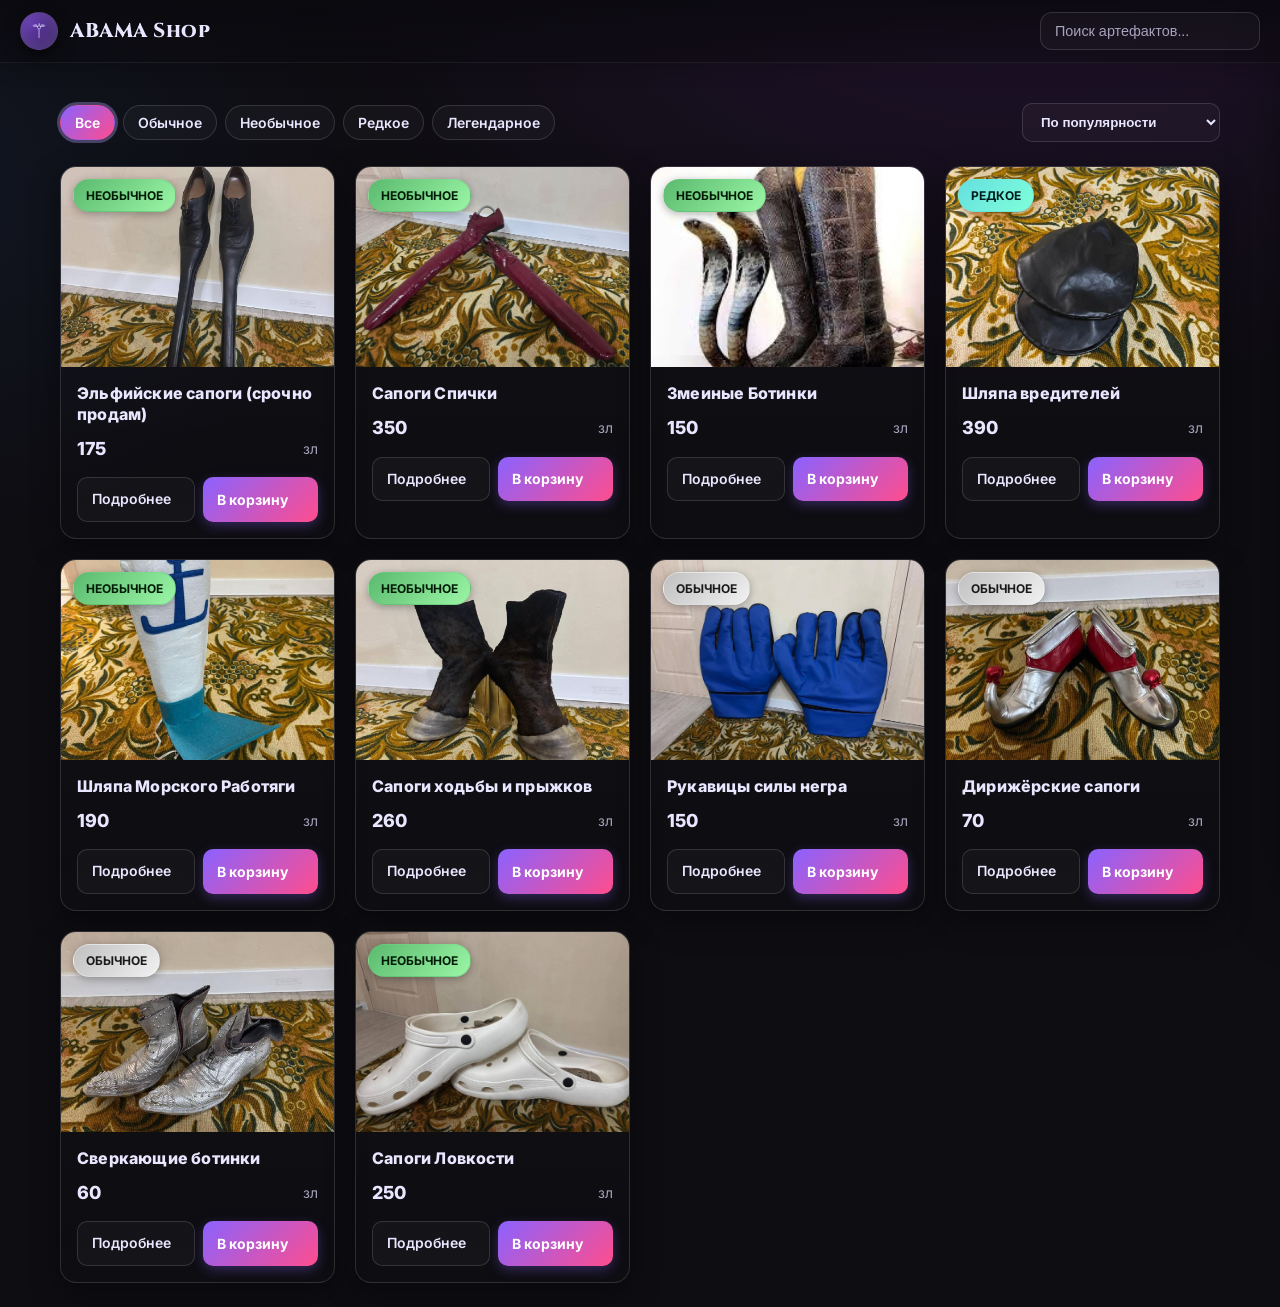
<file: index.html>
<!DOCTYPE html>
<html lang="en">
<head>
    <meta charset="UTF-8">
    <meta name="viewport" content="width=device-width, initial-scale=1.0">
    <title>DnD Arcana Shop</title>
    <link rel="preconnect" href="https://fonts.googleapis.com">
    <link rel="preconnect" href="https://fonts.gstatic.com" crossorigin>
    <link href="https://fonts.googleapis.com/css2?family=Cinzel:wght@400;600;800&family=Inter:wght@400;600;800&display=swap" rel="stylesheet">
    <link rel="stylesheet" href="src/styles/style.css">
</head>
<body>
    <header class="site-header">
        <div class="branding">
            <div class="sigil" aria-hidden="true">⚚</div>
            <h1>ABAMA Shop</h1>
        </div>
        <div class="header-actions">
            <div class="search">
                <input id="searchInput" type="search" placeholder="Поиск артефактов..." aria-label="Поиск">
            </div>
<!--            <button id="cartButton" class="cart-btn" aria-label="Открыть корзину">-->
<!--                <span class="cart-icon">🛒</span>-->
<!--                <span id="cartCount" class="cart-count">0</span>-->
<!--            </button>-->
        </div>
    </header>

    <main class="container">
        <div class="filters">
            <div id="rarityChips" class="chips" role="radiogroup" aria-label="Фильтр по редкости">
                <button class="chip is-active" data-rarity="all" role="radio" aria-checked="true">Все</button>
                <button class="chip" data-rarity="common" role="radio" aria-checked="false">Обычное</button>
                <button class="chip" data-rarity="uncommon" role="radio" aria-checked="false">Необычное</button>
                <button class="chip" data-rarity="rare" role="radio" aria-checked="false">Редкое</button>
                <button class="chip" data-rarity="legendary" role="radio" aria-checked="false">Легендарное</button>
            </div>
            <div class="sort">
                <select id="sortSelect" aria-label="Сортировка">
                    <option value="popular">По популярности</option>
                    <option value="priceAsc">Цена: по возрастанию</option>
                    <option value="priceDesc">Цена: по убыванию</option>
                    <option value="nameAsc">Название: А-Я</option>
                    <option value="nameDesc">Название: Я-А</option>
                </select>
            </div>
        </div>
        <section id="productGrid" class="grid" aria-label="Список товаров"></section>
    </main>

    <aside id="cartDrawer" class="cart-drawer" aria-hidden="true" role="dialog" aria-label="Корзина покупок">
        <div class="cart-header">
            <h2>Корзина</h2>
            <button id="closeCart" class="ghost-btn" aria-label="Закрыть корзину">✕</button>
        </div>
        <div id="cartItems" class="cart-items"></div>
        <div class="cart-footer">
            <div class="total">
                <span>Итого:</span>
                <strong id="cartTotal">0</strong>
                <span class="currency">зл</span>
            </div>
            <button id="checkoutBtn" class="primary-btn">Оформить заказ</button>
        </div>
    </aside>

    <div id="toast" class="toast" role="status" aria-live="polite"></div>
    <canvas id="fxCanvas" class="fx-canvas" aria-hidden="true"></canvas>

    <script src="src/js/data.js"></script>
    <script src="src/js/app.js"></script>
</body>
</html>
</file>
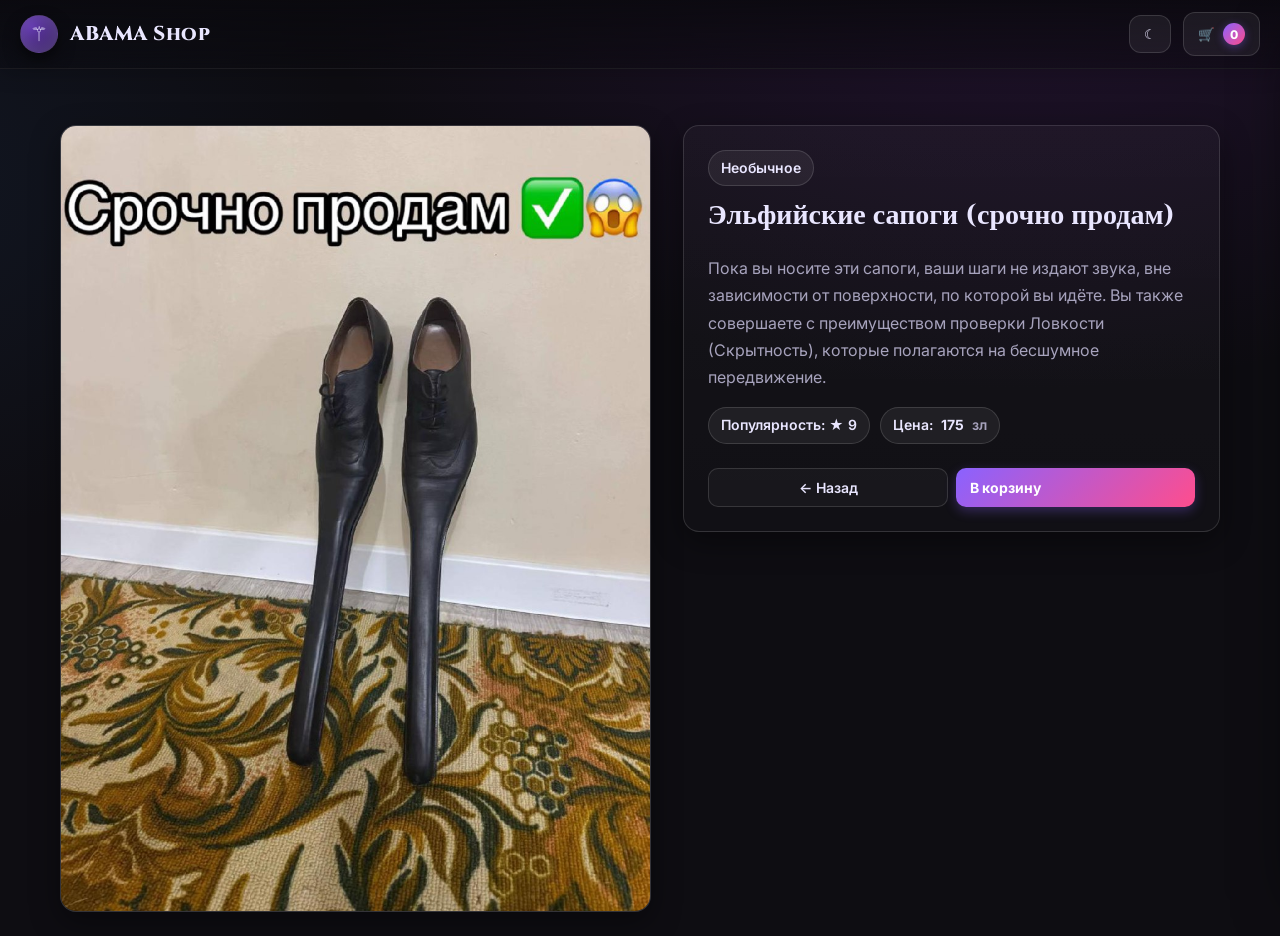
<file: product-1.html>
<!DOCTYPE html>
<html lang="ru">
<head>
    <meta charset="UTF-8">
    <meta name="viewport" content="width=device-width, initial-scale=1.0">
    <title>Arcana Emporium — Товар #1</title>
    <link rel="preconnect" href="https://fonts.googleapis.com">
    <link rel="preconnect" href="https://fonts.gstatic.com" crossorigin>
    <link href="https://fonts.googleapis.com/css2?family=Cinzel:wght@400;600;800&family=Inter:wght@400;600;800&display=swap" rel="stylesheet">
    <link rel="stylesheet" href="src/styles/style.css">
</head>
<body>
    <header class="site-header">
        <div class="branding">
            <div class="sigil" aria-hidden="true">⚚</div>
            <h1><a href="index.html">ABAMA Shop</a></h1>
        </div>
        <div class="header-actions">
            <button id="toggleTheme" class="ghost-btn" aria-label="Сменить тему">☾</button>
            <button id="cartButton" class="cart-btn" aria-label="Открыть корзину">
                <span class="cart-icon">🛒</span>
                <span id="cartCount" class="cart-count">0</span>
            </button>
        </div>
    </header>

    <main class="container"></main>

    <aside id="cartDrawer" class="cart-drawer" aria-hidden="true">
        <div class="cart-header">
            <h2>Корзина</h2>
            <button id="closeCart" class="ghost-btn" aria-label="Закрыть корзину">✕</button>
        </div>
        <div id="cartItems" class="cart-items"></div>
        <div class="cart-footer">
            <div class="total">
                <span>Итого:</span>
                <strong id="cartTotal">0</strong>
                <span class="currency">зл</span>
            </div>
            <button id="checkoutBtn" class="primary-btn">Оформить</button>
        </div>
    </aside>

    <div id="toast" class="toast" role="status" aria-live="polite"></div>
    <canvas id="fxCanvas" class="fx-canvas" aria-hidden="true"></canvas>

    <script>window.PRODUCT_ID = 1;</script>
    <script src="src/js/data.js"></script>
    <script src="src/js/app.js"></script>
</body>
</html>
</file>
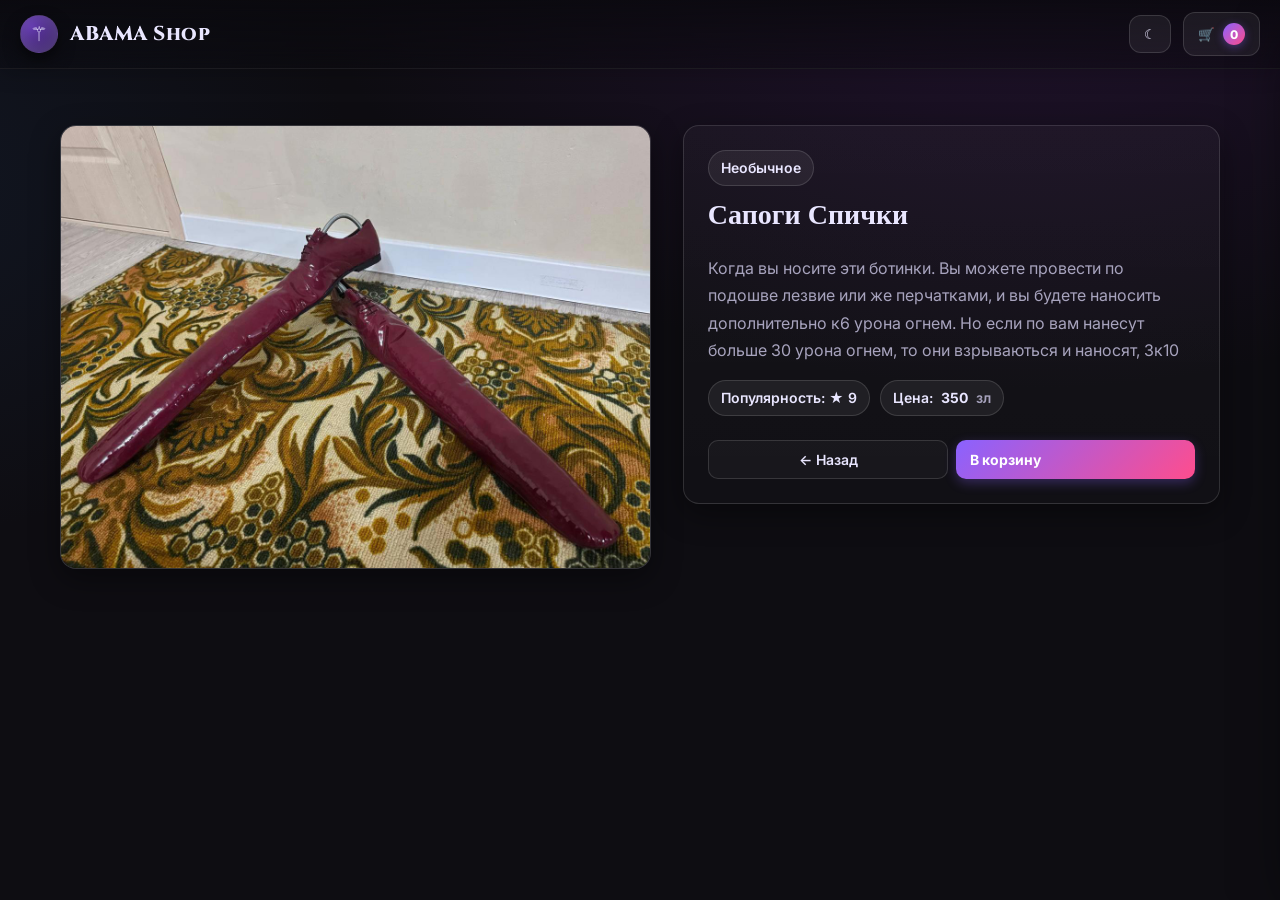
<file: product-10.html>
<!DOCTYPE html>
<html lang="ru">
<head>
    <meta charset="UTF-8">
    <meta name="viewport" content="width=device-width, initial-scale=1.0">
    <title>Arcana Emporium — Товар #10</title>
    <link rel="preconnect" href="https://fonts.googleapis.com">
    <link rel="preconnect" href="https://fonts.gstatic.com" crossorigin>
    <link href="https://fonts.googleapis.com/css2?family=Cinzel:wght@400;600;800&family=Inter:wght@400;600;800&display=swap" rel="stylesheet">
    <link rel="stylesheet" href="src/styles/style.css">
</head>
<body>
    <header class="site-header">
        <div class="branding">
            <div class="sigil" aria-hidden="true">⚚</div>
            <h1><a href="index.html">ABAMA Shop</a></h1>
        </div>
        <div class="header-actions">
            <button id="toggleTheme" class="ghost-btn" aria-label="Сменить тему">☾</button>
            <button id="cartButton" class="cart-btn" aria-label="Открыть корзину">
                <span class="cart-icon">🛒</span>
                <span id="cartCount" class="cart-count">0</span>
            </button>
        </div>
    </header>
    <main class="container"></main>
    <aside id="cartDrawer" class="cart-drawer" aria-hidden="true">
        <div class="cart-header">
            <h2>Корзина</h2>
            <button id="closeCart" class="ghost-btn" aria-label="Закрыть корзину">✕</button>
        </div>
        <div id="cartItems" class="cart-items"></div>
        <div class="cart-footer">
            <div class="total">
                <span>Итого:</span>
                <strong id="cartTotal">0</strong>
                <span class="currency">зл</span>
            </div>
            <button id="checkoutBtn" class="primary-btn">Оформить</button>
        </div>
    </aside>
    <div id="toast" class="toast" role="status" aria-live="polite"></div>
    <canvas id="fxCanvas" class="fx-canvas" aria-hidden="true"></canvas>
    <script>window.PRODUCT_ID = 10;</script>
    <script src="src/js/data.js"></script>
    <script src="src/js/app.js"></script>
</body>
</html>
</file>
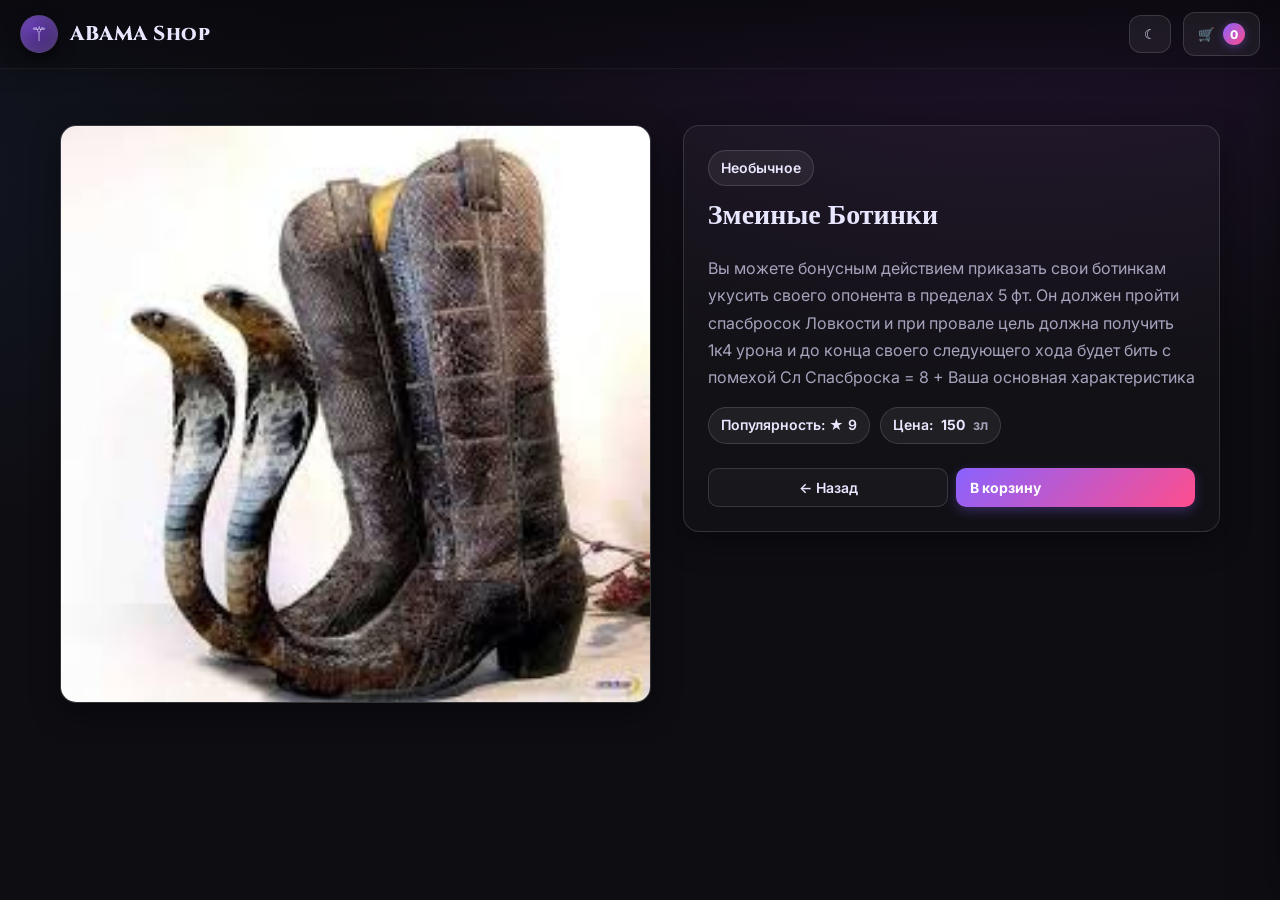
<file: product-11.html>
<!DOCTYPE html>
<html lang="ru">
<head>
    <meta charset="UTF-8">
    <meta name="viewport" content="width=device-width, initial-scale=1.0">
    <title>Arcana Emporium — Товар #10</title>
    <link rel="preconnect" href="https://fonts.googleapis.com">
    <link rel="preconnect" href="https://fonts.gstatic.com" crossorigin>
    <link href="https://fonts.googleapis.com/css2?family=Cinzel:wght@400;600;800&family=Inter:wght@400;600;800&display=swap" rel="stylesheet">
    <link rel="stylesheet" href="src/styles/style.css">
</head>
<body>
    <header class="site-header">
        <div class="branding">
            <div class="sigil" aria-hidden="true">⚚</div>
            <h1><a href="index.html">ABAMA Shop</a></h1>
        </div>
        <div class="header-actions">
            <button id="toggleTheme" class="ghost-btn" aria-label="Сменить тему">☾</button>
            <button id="cartButton" class="cart-btn" aria-label="Открыть корзину">
                <span class="cart-icon">🛒</span>
                <span id="cartCount" class="cart-count">0</span>
            </button>
        </div>
    </header>
    <main class="container"></main>
    <aside id="cartDrawer" class="cart-drawer" aria-hidden="true">
        <div class="cart-header">
            <h2>Корзина</h2>
            <button id="closeCart" class="ghost-btn" aria-label="Закрыть корзину">✕</button>
        </div>
        <div id="cartItems" class="cart-items"></div>
        <div class="cart-footer">
            <div class="total">
                <span>Итого:</span>
                <strong id="cartTotal">0</strong>
                <span class="currency">зл</span>
            </div>
            <button id="checkoutBtn" class="primary-btn">Оформить</button>
        </div>
    </aside>
    <div id="toast" class="toast" role="status" aria-live="polite"></div>
    <canvas id="fxCanvas" class="fx-canvas" aria-hidden="true"></canvas>
    <script>window.PRODUCT_ID = 11;</script>
    <script src="src/js/data.js"></script>
    <script src="src/js/app.js"></script>
</body>
</html>
</file>
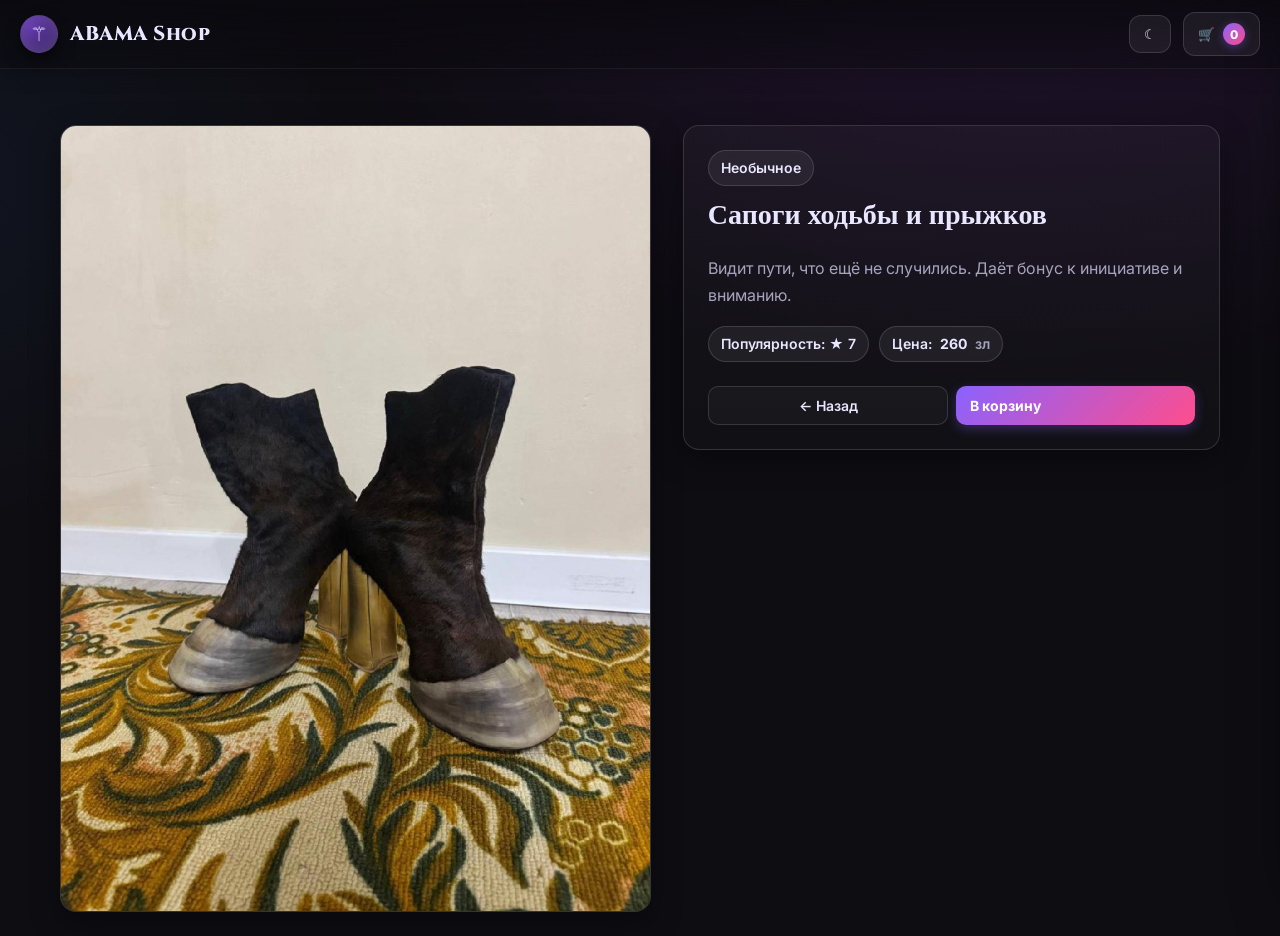
<file: product-2.html>
<!DOCTYPE html>
<html lang="ru">
<head>
    <meta charset="UTF-8">
    <meta name="viewport" content="width=device-width, initial-scale=1.0">
    <title>Arcana Emporium — Товар #2</title>
    <link rel="preconnect" href="https://fonts.googleapis.com">
    <link rel="preconnect" href="https://fonts.gstatic.com" crossorigin>
    <link href="https://fonts.googleapis.com/css2?family=Cinzel:wght@400;600;800&family=Inter:wght@400;600;800&display=swap" rel="stylesheet">
    <link rel="stylesheet" href="src/styles/style.css">
</head>
<body>
    <header class="site-header">
        <div class="branding">
            <div class="sigil" aria-hidden="true">⚚</div>
            <h1><a href="index.html">ABAMA Shop</a></h1>
        </div>
        <div class="header-actions">
            <button id="toggleTheme" class="ghost-btn" aria-label="Сменить тему">☾</button>
            <button id="cartButton" class="cart-btn" aria-label="Открыть корзину">
                <span class="cart-icon">🛒</span>
                <span id="cartCount" class="cart-count">0</span>
            </button>
        </div>
    </header>
    <main class="container"></main>
    <aside id="cartDrawer" class="cart-drawer" aria-hidden="true">
        <div class="cart-header">
            <h2>Корзина</h2>
            <button id="closeCart" class="ghost-btn" aria-label="Закрыть корзину">✕</button>
        </div>
        <div id="cartItems" class="cart-items"></div>
        <div class="cart-footer">
            <div class="total">
                <span>Итого:</span>
                <strong id="cartTotal">0</strong>
                <span class="currency">зл</span>
            </div>
            <button id="checkoutBtn" class="primary-btn">Оформить</button>
        </div>
    </aside>
    <div id="toast" class="toast" role="status" aria-live="polite"></div>
    <canvas id="fxCanvas" class="fx-canvas" aria-hidden="true"></canvas>
    <script>window.PRODUCT_ID = 2;</script>
    <script src="src/js/data.js"></script>
    <script src="src/js/app.js"></script>
</body>
</html>
</file>
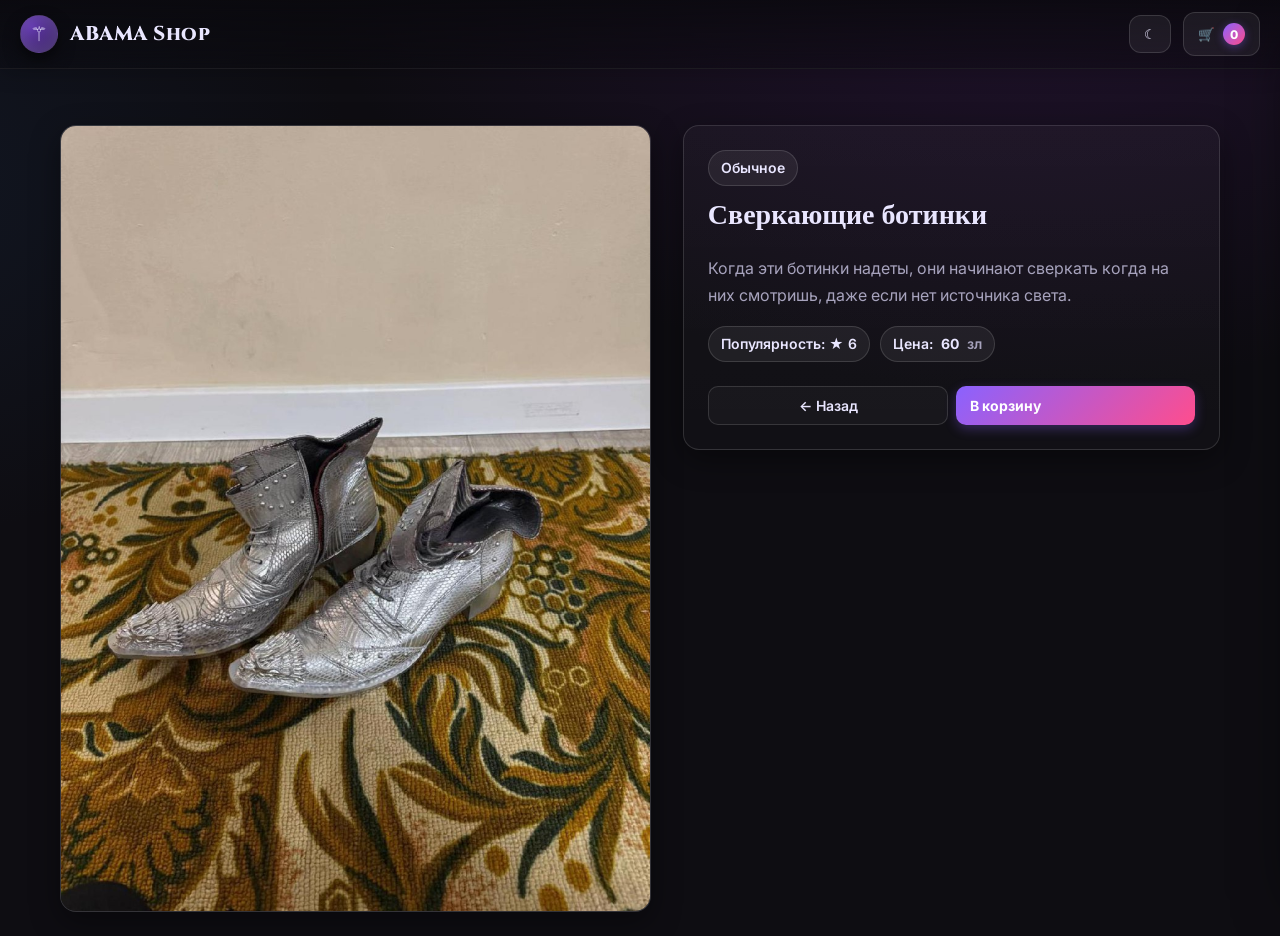
<file: product-3.html>
<!DOCTYPE html>
<html lang="ru">
<head>
    <meta charset="UTF-8">
    <meta name="viewport" content="width=device-width, initial-scale=1.0">
    <title>Arcana Emporium — Товар #3</title>
    <link rel="preconnect" href="https://fonts.googleapis.com">
    <link rel="preconnect" href="https://fonts.gstatic.com" crossorigin>
    <link href="https://fonts.googleapis.com/css2?family=Cinzel:wght@400;600;800&family=Inter:wght@400;600;800&display=swap" rel="stylesheet">
    <link rel="stylesheet" href="src/styles/style.css">
</head>
<body>
    <header class="site-header">
        <div class="branding">
            <div class="sigil" aria-hidden="true">⚚</div>
            <h1><a href="index.html">ABAMA Shop</a></h1>
        </div>
        <div class="header-actions">
            <button id="toggleTheme" class="ghost-btn" aria-label="Сменить тему">☾</button>
            <button id="cartButton" class="cart-btn" aria-label="Открыть корзину">
                <span class="cart-icon">🛒</span>
                <span id="cartCount" class="cart-count">0</span>
            </button>
        </div>
    </header>
    <main class="container"></main>
    <aside id="cartDrawer" class="cart-drawer" aria-hidden="true">
        <div class="cart-header">
            <h2>Корзина</h2>
            <button id="closeCart" class="ghost-btn" aria-label="Закрыть корзину">✕</button>
        </div>
        <div id="cartItems" class="cart-items"></div>
        <div class="cart-footer">
            <div class="total">
                <span>Итого:</span>
                <strong id="cartTotal">0</strong>
                <span class="currency">зл</span>
            </div>
            <button id="checkoutBtn" class="primary-btn">Оформить</button>
        </div>
    </aside>
    <div id="toast" class="toast" role="status" aria-live="polite"></div>
    <canvas id="fxCanvas" class="fx-canvas" aria-hidden="true"></canvas>
    <script>window.PRODUCT_ID = 3;</script>
    <script src="src/js/data.js"></script>
    <script src="src/js/app.js"></script>
</body>
</html>
</file>
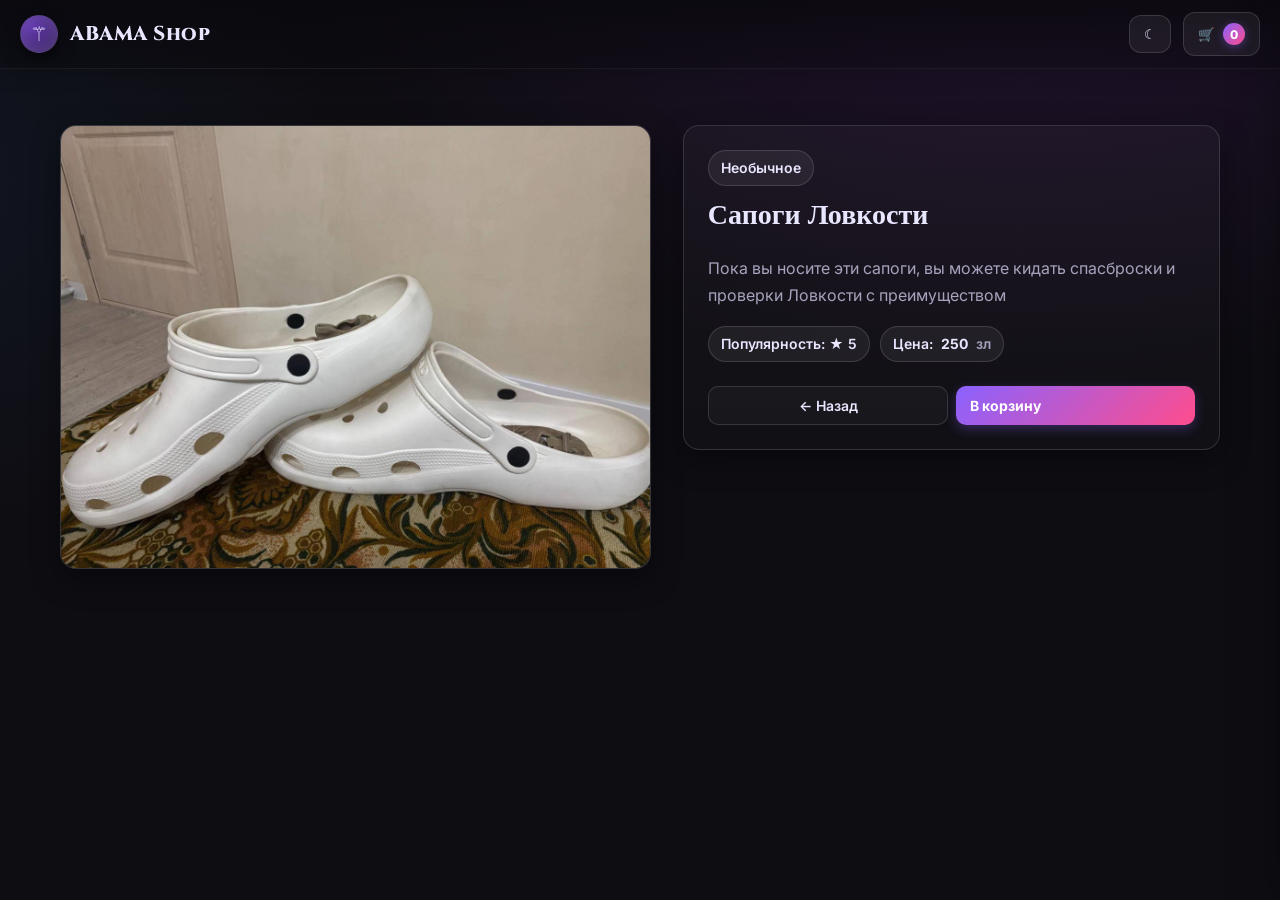
<file: product-4.html>
<!DOCTYPE html>
<html lang="ru">
<head>
    <meta charset="UTF-8">
    <meta name="viewport" content="width=device-width, initial-scale=1.0">
    <title>Arcana Emporium — Товар #4</title>
    <link rel="preconnect" href="https://fonts.googleapis.com">
    <link rel="preconnect" href="https://fonts.gstatic.com" crossorigin>
    <link href="https://fonts.googleapis.com/css2?family=Cinzel:wght@400;600;800&family=Inter:wght@400;600;800&display=swap" rel="stylesheet">
    <link rel="stylesheet" href="src/styles/style.css">
</head>
<body>
    <header class="site-header">
        <div class="branding">
            <div class="sigil" aria-hidden="true">⚚</div>
            <h1><a href="index.html">ABAMA Shop</a></h1>
        </div>
        <div class="header-actions">
            <button id="toggleTheme" class="ghost-btn" aria-label="Сменить тему">☾</button>
            <button id="cartButton" class="cart-btn" aria-label="Открыть корзину">
                <span class="cart-icon">🛒</span>
                <span id="cartCount" class="cart-count">0</span>
            </button>
        </div>
    </header>
    <main class="container"></main>
    <aside id="cartDrawer" class="cart-drawer" aria-hidden="true">
        <div class="cart-header">
            <h2>Корзина</h2>
            <button id="closeCart" class="ghost-btn" aria-label="Закрыть корзину">✕</button>
        </div>
        <div id="cartItems" class="cart-items"></div>
        <div class="cart-footer">
            <div class="total">
                <span>Итого:</span>
                <strong id="cartTotal">0</strong>
                <span class="currency">зл</span>
            </div>
            <button id="checkoutBtn" class="primary-btn">Оформить</button>
        </div>
    </aside>
    <div id="toast" class="toast" role="status" aria-live="polite"></div>
    <canvas id="fxCanvas" class="fx-canvas" aria-hidden="true"></canvas>
    <script>window.PRODUCT_ID = 4;</script>
    <script src="src/js/data.js"></script>
    <script src="src/js/app.js"></script>
</body>
</html>
</file>
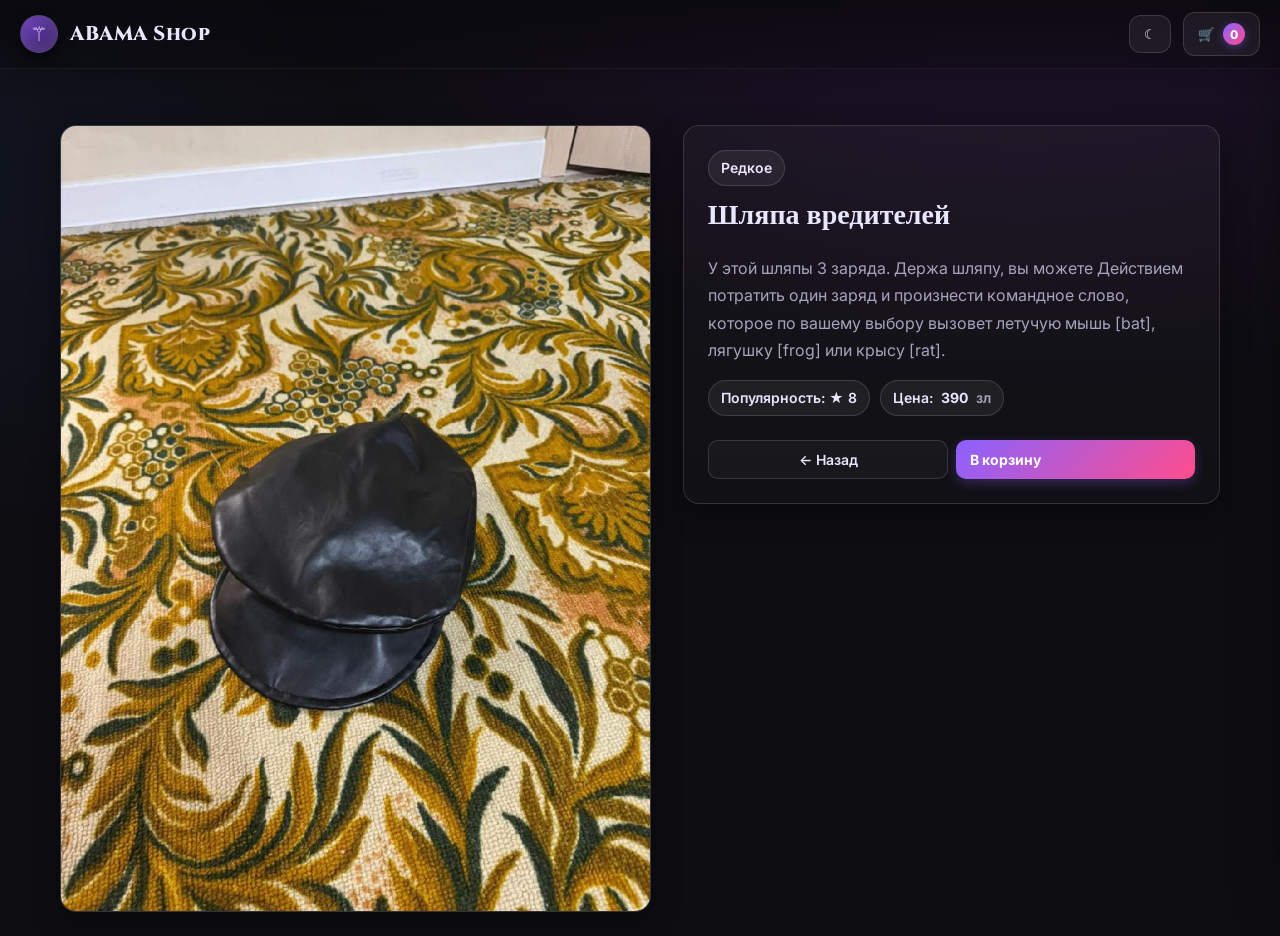
<file: product-5.html>
<!DOCTYPE html>
<html lang="ru">
<head>
    <meta charset="UTF-8">
    <meta name="viewport" content="width=device-width, initial-scale=1.0">
    <title>Arcana Emporium — Товар #5</title>
    <link rel="preconnect" href="https://fonts.googleapis.com">
    <link rel="preconnect" href="https://fonts.gstatic.com" crossorigin>
    <link href="https://fonts.googleapis.com/css2?family=Cinzel:wght@400;600;800&family=Inter:wght@400;600;800&display=swap" rel="stylesheet">
    <link rel="stylesheet" href="src/styles/style.css">
</head>
<body>
    <header class="site-header">
        <div class="branding">
            <div class="sigil" aria-hidden="true">⚚</div>
            <h1><a href="index.html">ABAMA Shop</a></h1>
        </div>
        <div class="header-actions">
            <button id="toggleTheme" class="ghost-btn" aria-label="Сменить тему">☾</button>
            <button id="cartButton" class="cart-btn" aria-label="Открыть корзину">
                <span class="cart-icon">🛒</span>
                <span id="cartCount" class="cart-count">0</span>
            </button>
        </div>
    </header>
    <main class="container"></main>
    <aside id="cartDrawer" class="cart-drawer" aria-hidden="true">
        <div class="cart-header">
            <h2>Корзина</h2>
            <button id="closeCart" class="ghost-btn" aria-label="Закрыть корзину">✕</button>
        </div>
        <div id="cartItems" class="cart-items"></div>
        <div class="cart-footer">
            <div class="total">
                <span>Итого:</span>
                <strong id="cartTotal">0</strong>
                <span class="currency">зл</span>
            </div>
            <button id="checkoutBtn" class="primary-btn">Оформить</button>
        </div>
    </aside>
    <div id="toast" class="toast" role="status" aria-live="polite"></div>
    <canvas id="fxCanvas" class="fx-canvas" aria-hidden="true"></canvas>
    <script>window.PRODUCT_ID = 5;</script>
    <script src="src/js/data.js"></script>
    <script src="src/js/app.js"></script>
</body>
</html>
</file>
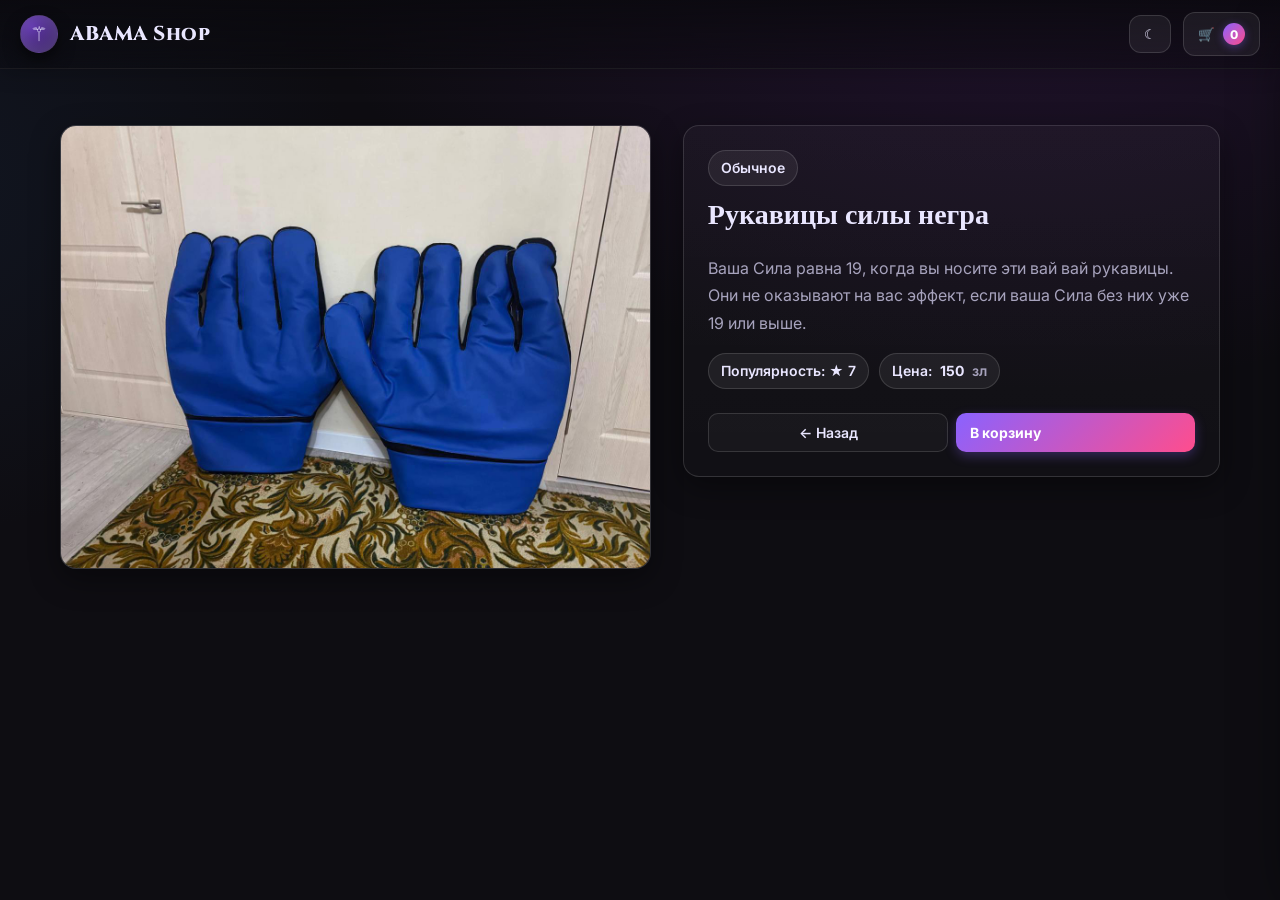
<file: product-6.html>
<!DOCTYPE html>
<html lang="ru">
<head>
    <meta charset="UTF-8">
    <meta name="viewport" content="width=device-width, initial-scale=1.0">
    <title>Arcana Emporium — Товар #6</title>
    <link rel="preconnect" href="https://fonts.googleapis.com">
    <link rel="preconnect" href="https://fonts.gstatic.com" crossorigin>
    <link href="https://fonts.googleapis.com/css2?family=Cinzel:wght@400;600;800&family=Inter:wght@400;600;800&display=swap" rel="stylesheet">
    <link rel="stylesheet" href="src/styles/style.css">
</head>
<body>
    <header class="site-header">
        <div class="branding">
            <div class="sigil" aria-hidden="true">⚚</div>
            <h1><a href="index.html">ABAMA Shop</a></h1>
        </div>
        <div class="header-actions">
            <button id="toggleTheme" class="ghost-btn" aria-label="Сменить тему">☾</button>
            <button id="cartButton" class="cart-btn" aria-label="Открыть корзину">
                <span class="cart-icon">🛒</span>
                <span id="cartCount" class="cart-count">0</span>
            </button>
        </div>
    </header>
    <main class="container"></main>
    <aside id="cartDrawer" class="cart-drawer" aria-hidden="true">
        <div class="cart-header">
            <h2>Корзина</h2>
            <button id="closeCart" class="ghost-btn" aria-label="Закрыть корзину">✕</button>
        </div>
        <div id="cartItems" class="cart-items"></div>
        <div class="cart-footer">
            <div class="total">
                <span>Итого:</span>
                <strong id="cartTotal">0</strong>
                <span class="currency">зл</span>
            </div>
            <button id="checkoutBtn" class="primary-btn">Оформить</button>
        </div>
    </aside>
    <div id="toast" class="toast" role="status" aria-live="polite"></div>
    <canvas id="fxCanvas" class="fx-canvas" aria-hidden="true"></canvas>
    <script>window.PRODUCT_ID = 6;</script>
    <script src="src/js/data.js"></script>
    <script src="src/js/app.js"></script>
</body>
</html>
</file>
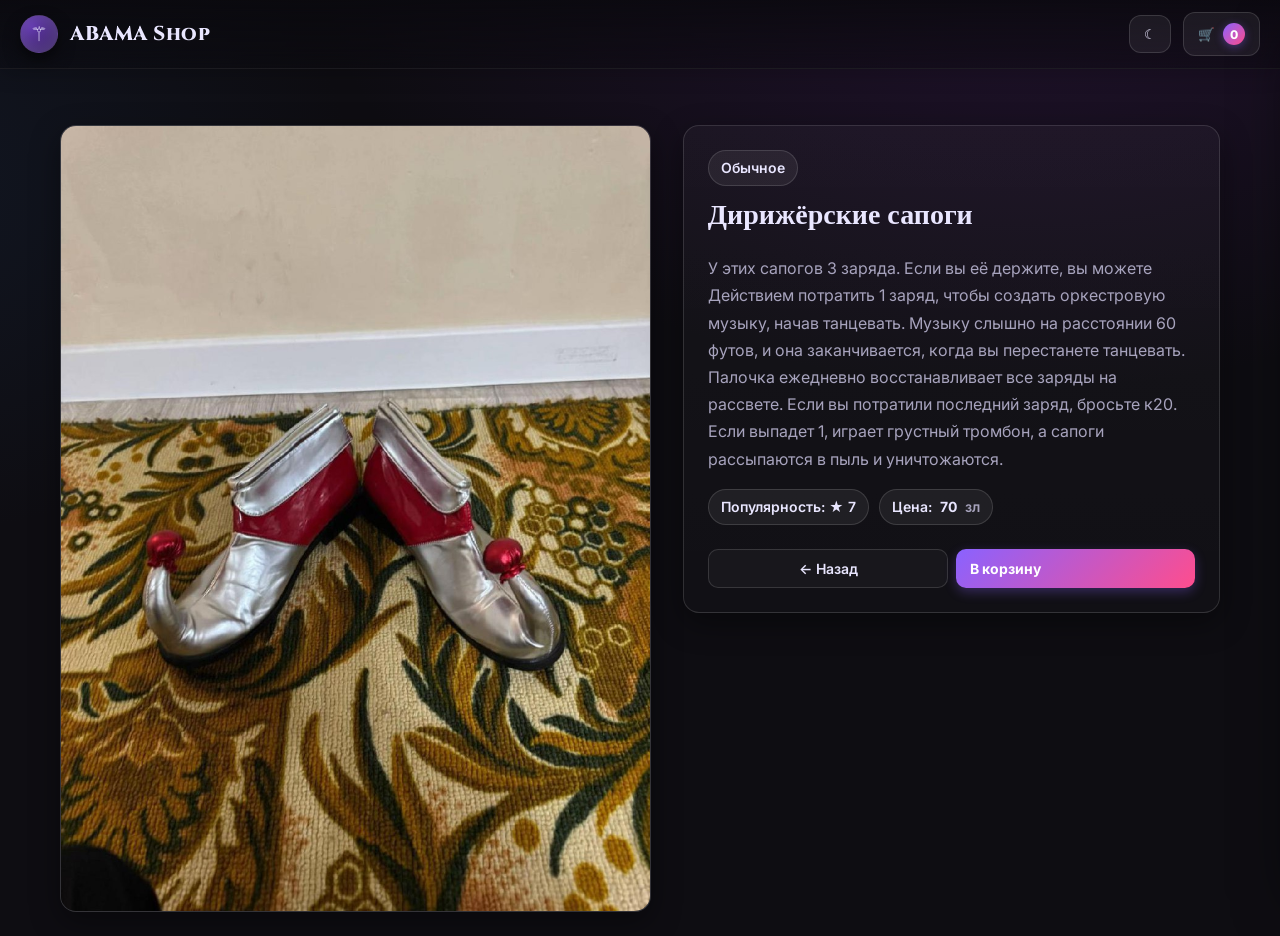
<file: product-7.html>
<!DOCTYPE html>
<html lang="ru">
<head>
    <meta charset="UTF-8">
    <meta name="viewport" content="width=device-width, initial-scale=1.0">
    <title>Arcana Emporium — Товар #7</title>
    <link rel="preconnect" href="https://fonts.googleapis.com">
    <link rel="preconnect" href="https://fonts.gstatic.com" crossorigin>
    <link href="https://fonts.googleapis.com/css2?family=Cinzel:wght@400;600;800&family=Inter:wght@400;600;800&display=swap" rel="stylesheet">
    <link rel="stylesheet" href="src/styles/style.css">
</head>
<body>
    <header class="site-header">
        <div class="branding">
            <div class="sigil" aria-hidden="true">⚚</div>
            <h1><a href="index.html">ABAMA Shop</a></h1>
        </div>
        <div class="header-actions">
            <button id="toggleTheme" class="ghost-btn" aria-label="Сменить тему">☾</button>
            <button id="cartButton" class="cart-btn" aria-label="Открыть корзину">
                <span class="cart-icon">🛒</span>
                <span id="cartCount" class="cart-count">0</span>
            </button>
        </div>
    </header>
    <main class="container"></main>
    <aside id="cartDrawer" class="cart-drawer" aria-hidden="true">
        <div class="cart-header">
            <h2>Корзина</h2>
            <button id="closeCart" class="ghost-btn" aria-label="Закрыть корзину">✕</button>
        </div>
        <div id="cartItems" class="cart-items"></div>
        <div class="cart-footer">
            <div class="total">
                <span>Итого:</span>
                <strong id="cartTotal">0</strong>
                <span class="currency">зл</span>
            </div>
            <button id="checkoutBtn" class="primary-btn">Оформить</button>
        </div>
    </aside>
    <div id="toast" class="toast" role="status" aria-live="polite"></div>
    <canvas id="fxCanvas" class="fx-canvas" aria-hidden="true"></canvas>
    <script>window.PRODUCT_ID = 7;</script>
    <script src="src/js/data.js"></script>
    <script src="src/js/app.js"></script>
</body>
</html>
</file>
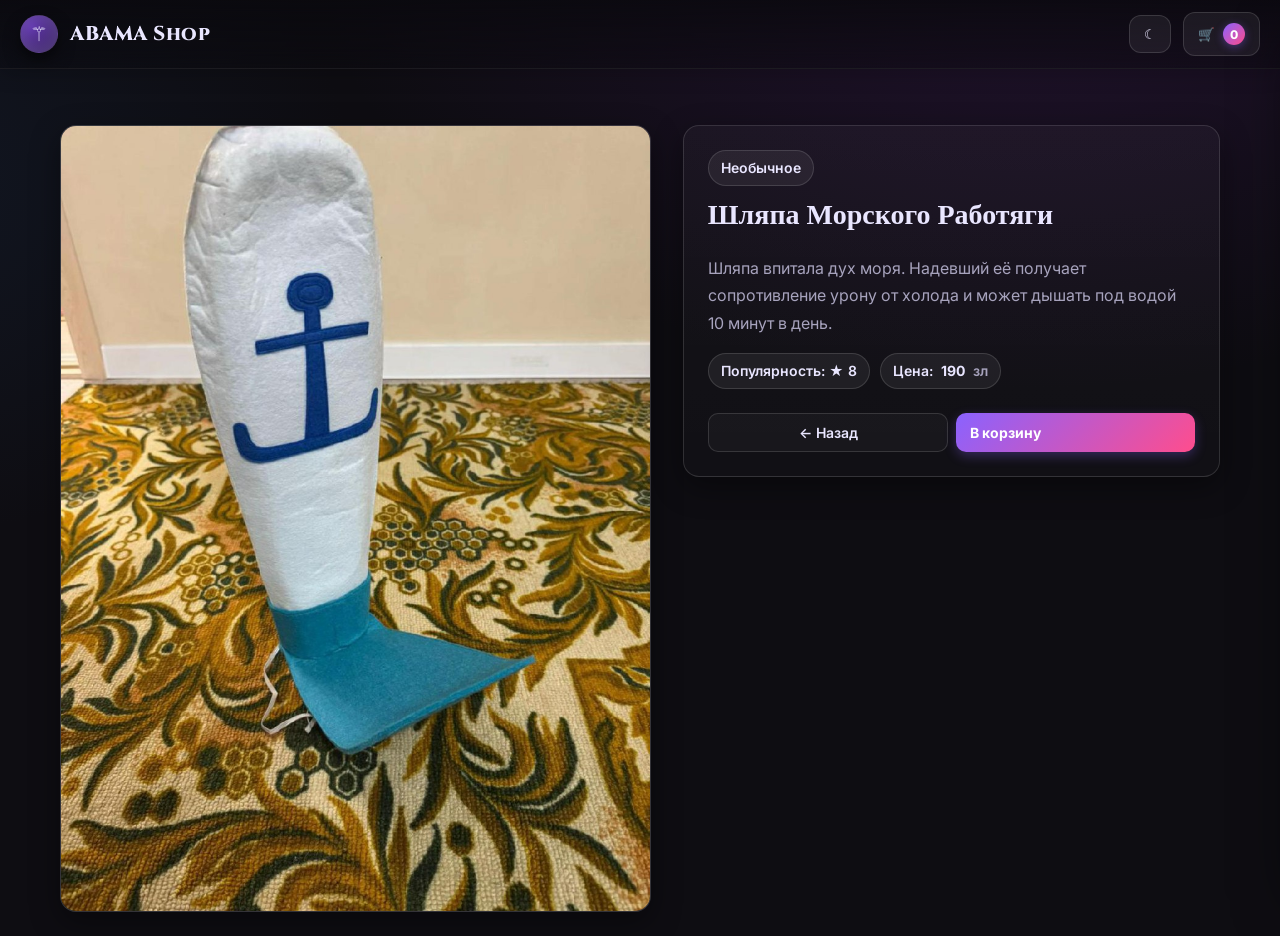
<file: product-9.html>
<!DOCTYPE html>
<html lang="ru">
<head>
    <meta charset="UTF-8">
    <meta name="viewport" content="width=device-width, initial-scale=1.0">
    <title>Arcana Emporium — Товар #9</title>
    <link rel="preconnect" href="https://fonts.googleapis.com">
    <link rel="preconnect" href="https://fonts.gstatic.com" crossorigin>
    <link href="https://fonts.googleapis.com/css2?family=Cinzel:wght@400;600;800&family=Inter:wght@400;600;800&display=swap" rel="stylesheet">
    <link rel="stylesheet" href="src/styles/style.css">
</head>
<body>
    <header class="site-header">
        <div class="branding">
            <div class="sigil" aria-hidden="true">⚚</div>
            <h1><a href="index.html">ABAMA Shop</a></h1>
        </div>
        <div class="header-actions">
            <button id="toggleTheme" class="ghost-btn" aria-label="Сменить тему">☾</button>
            <button id="cartButton" class="cart-btn" aria-label="Открыть корзину">
                <span class="cart-icon">🛒</span>
                <span id="cartCount" class="cart-count">0</span>
            </button>
        </div>
    </header>
    <main class="container"></main>
    <aside id="cartDrawer" class="cart-drawer" aria-hidden="true">
        <div class="cart-header">
            <h2>Корзина</h2>
            <button id="closeCart" class="ghost-btn" aria-label="Закрыть корзину">✕</button>
        </div>
        <div id="cartItems" class="cart-items"></div>
        <div class="cart-footer">
            <div class="total">
                <span>Итого:</span>
                <strong id="cartTotal">0</strong>
                <span class="currency">зл</span>
            </div>
            <button id="checkoutBtn" class="primary-btn">Оформить</button>
        </div>
    </aside>
    <div id="toast" class="toast" role="status" aria-live="polite"></div>
    <canvas id="fxCanvas" class="fx-canvas" aria-hidden="true"></canvas>
    <script>window.PRODUCT_ID = 9;</script>
    <script src="src/js/data.js"></script>
    <script src="src/js/app.js"></script>
</body>
</html>
</file>
<file: src/styles/style.css>
:root {
    --bg: #0e0d12;
    --card: #151320;
    --muted: #a7a3bd;
    --text: #e9e6ff;
    --accent: #8a62ff;
    --accent-2: #ff4d8d;
    --ring: #bba5ff55;
    --ok: #28e0a9;
    --warn: #ffc857;
    --shadow: 0 10px 30px rgba(0,0,0,.4);
    --transition: 0.2s ease;
}

[data-theme="light"] {
    --bg: #f7f4ff;
    --card: #ffffff;
    --muted: #5a5671;
    --text: #181326;
    --accent: #5b35ff;
    --accent-2: #ff2d79;
    --ring: #361f9150;
    --shadow: 0 10px 24px rgba(29,21,59,.12);
}

/* Reset & Base */
*, *::before, *::after {
    box-sizing: border-box;
    margin: 0;
    padding: 0;
}

html {
    scroll-behavior: smooth;
}

html, body {
    height: 100%;
}

body {
    font-family: Inter, system-ui, -apple-system, sans-serif;
    background:
            radial-gradient(1200px 800px at 80% -10%, #401a5a66, transparent 60%),
            radial-gradient(800px 600px at -10% 20%, #16243a66, transparent 60%),
            var(--bg);
    background-attachment: fixed;
    color: var(--text);
    line-height: 1.6;
    overflow-x: hidden;
}

img {
    display: block;
    max-width: 100%;
    height: auto;
}

button {
    font-family: inherit;
    cursor: pointer;
}

a {
    color: inherit;
    text-decoration: none;
}

/* Header */
.site-header {
    position: sticky;
    top: 0;
    z-index: 50;
    display: flex;
    align-items: center;
    justify-content: space-between;
    gap: 1rem;
    padding: 0.75rem 1.25rem;
    backdrop-filter: blur(12px);
    background: linear-gradient(180deg, rgba(10,9,14,.85), rgba(10,9,14,.4));
    border-bottom: 1px solid #ffffff12;
    box-shadow: 0 4px 20px rgba(0,0,0,.2);
}

.branding {
    display: flex;
    align-items: center;
    gap: 0.75rem;
}

.branding h1 {
    font-family: Cinzel, serif;
    font-weight: 800;
    letter-spacing: 0.5px;
    font-size: 1.25rem;
    margin: 0;
    transition: color var(--transition);
}

.branding h1:hover {
    color: var(--accent);
}

.sigil {
    width: 38px;
    height: 38px;
    border-radius: 50%;
    display: grid;
    place-items: center;
    background: radial-gradient(circle at 30% 30%, #5a2ea5, #2a1847);
    box-shadow: inset 0 0 22px #bba5ff55, 0 8px 16px #0008;
    border: 1px solid #ffffff22;
    font-size: 1.25rem;
    transition: transform var(--transition);
}

.sigil:hover {
    transform: rotate(180deg) scale(1.1);
}

.header-actions {
    display: flex;
    align-items: center;
    gap: 0.75rem;
}

.search {
    position: relative;
}

.search input {
    width: 220px;
    padding: 0.625rem 0.875rem;
    border-radius: 12px;
    border: 1px solid #ffffff22;
    background: #ffffff08;
    color: var(--text);
    outline: none;
    transition: all var(--transition);
    font-size: 0.9rem;
}

.search input:focus {
    border-color: var(--accent);
    box-shadow: 0 0 0 4px var(--ring);
    width: 260px;
}

.search input::placeholder {
    color: var(--muted);
}

.ghost-btn, .cart-btn, .primary-btn {
    border: 1px solid #ffffff22;
    background: #ffffff10;
    color: var(--text);
    padding: 0.625rem 0.875rem;
    border-radius: 12px;
    cursor: pointer;
    transition: all var(--transition);
    font-weight: 600;
    display: flex;
    align-items: center;
    gap: 0.5rem;
}

.ghost-btn:hover, .cart-btn:hover {
    transform: translateY(-2px);
    background: #ffffff18;
    border-color: #ffffff40;
    box-shadow: 0 4px 12px rgba(0,0,0,.3);
}

.ghost-btn:active, .cart-btn:active {
    transform: translateY(0);
}

.cart-btn {
    position: relative;
}

.cart-count {
    min-width: 22px;
    height: 22px;
    border-radius: 999px;
    display: inline-grid;
    place-items: center;
    font-size: 0.75rem;
    font-weight: 800;
    padding: 0 0.375rem;
    background: linear-gradient(135deg, var(--accent), var(--accent-2));
    color: #fff;
    box-shadow: 0 2px 8px rgba(138, 98, 255, 0.4);
    animation: pulse 2s infinite;
}

@keyframes pulse {
    0%, 100% { transform: scale(1); }
    50% { transform: scale(1.05); }
}

/* Container */
.container {
    max-width: 1200px;
    padding: 1.5rem 1.25rem;
    margin: 0 auto;
}

/* Filters */
.filters {
    display: flex;
    align-items: center;
    justify-content: space-between;
    gap: 1rem;
    margin: 1rem 0;
    flex-wrap: wrap;
}

.chips {
    display: flex;
    flex-wrap: wrap;
    gap: 0.5rem;
}

.chip {
    padding: 0.5rem 0.875rem;
    border-radius: 999px;
    border: 1px solid #ffffff22;
    background: #ffffff08;
    color: var(--text);
    cursor: pointer;
    transition: all var(--transition);
    font-size: 0.875rem;
    font-weight: 600;
}

.chip:hover {
    background: #ffffff15;
    border-color: #ffffff33;
    transform: translateY(-1px);
}

.chip.is-active {
    background: linear-gradient(135deg, var(--accent), var(--accent-2));
    border-color: transparent;
    color: #fff;
    box-shadow: 0 0 0 3px var(--ring);
}

.sort select {
    padding: 0.625rem 0.875rem;
    border-radius: 10px;
    border: 1px solid #ffffff22;
    background: #ffffff08;
    color: var(--text);
    cursor: pointer;
    transition: all var(--transition);
    font-weight: 600;
}

.sort select:hover {
    background: #ffffff15;
    border-color: #ffffff33;
}

.sort select:focus {
    outline: none;
    border-color: var(--accent);
    box-shadow: 0 0 0 3px var(--ring);
}

/* Grid */
.grid {
    display: grid;
    grid-template-columns: repeat(auto-fill, minmax(240px, 1fr));
    gap: 1.25rem;
    margin-top: 1.5rem;
}

/* Card */
.card {
    position: relative;
    background: linear-gradient(180deg, #ffffff05, #ffffff00);
    border: 1px solid #ffffff22;
    border-radius: 16px;
    overflow: hidden;
    box-shadow: var(--shadow);
    transition: all 0.3s ease;
    animation: fadeIn 0.5s ease;
}

@keyframes fadeIn {
    from {
        opacity: 0;
        transform: translateY(20px);
    }
    to {
        opacity: 1;
        transform: translateY(0);
    }
}

.card:hover {
    transform: translateY(-4px);
    box-shadow: 0 20px 50px rgba(0,0,0,.5);
    border-color: #ffffff44;
}

.card-media {
    height: 200px;
    overflow: hidden;
    background: #0b0a10;
    position: relative;
}

.card-media img {
    width: 100%;
    height: 100%;
    object-fit: cover;
    transition: transform 0.5s ease;
}

.card:hover .card-media img {
    transform: scale(1.1);
}

.badge {
    position: absolute;
    top: 0.75rem;
    left: 0.75rem;
    padding: 0.375rem 0.75rem;
    border-radius: 999px;
    font-size: 0.75rem;
    font-weight: 700;
    text-transform: uppercase;
    background: #00000088;
    border: 1px solid #ffffff33;
    backdrop-filter: blur(8px);
    box-shadow: 0 2px 8px rgba(0,0,0,.3);
}

.legendary {
    background: linear-gradient(135deg, #ffb703, #fb5607);
    color: #1b0b00;
    border-color: #ff8c0055;
}

.rare {
    background: linear-gradient(135deg, #64dfdf, #80ffdb);
    color: #001b1b;
    border-color: #64dfdf55;
}

.uncommon {
    background: linear-gradient(135deg, #5bba6f, #9bf6a6);
    color: #001b05;
    border-color: #5bba6f55;
}

.common {
    background: linear-gradient(135deg, #c0c0c0, #f1f1f1);
    color: #1a1a1a;
    border-color: #ffffff55;
}

.card-body {
    padding: 1rem;
    display: grid;
    gap: 0.625rem;
}

.card-title {
    font-weight: 800;
    letter-spacing: 0.2px;
    margin: 0;
    font-size: 1rem;
    line-height: 1.3;
    display: -webkit-box;
    -webkit-line-clamp: 2;
    -webkit-box-orient: vertical;
    overflow: hidden;
}

.card-meta {
    display: flex;
    align-items: center;
    justify-content: space-between;
    gap: 0.5rem;
    color: var(--muted);
    font-size: 0.875rem;
}

.price {
    font-weight: 800;
    color: var(--text);
    font-size: 1.125rem;
}

.card-actions {
    display: flex;
    gap: 0.5rem;
    margin-top: 0.25rem;
}

.secondary-btn {
    flex: 1;
    padding: 0.625rem 0.875rem;
    border-radius: 10px;
    background: #ffffff08;
    color: var(--text);
    border: 1px solid #ffffff22;
    cursor: pointer;
    transition: all var(--transition);
    font-weight: 600;
    font-size: 0.875rem;
}

.secondary-btn:hover {
    background: #ffffff15;
    border-color: #ffffff33;
    transform: translateY(-1px);
}

.primary-btn {
    flex: 1;
    padding: 0.625rem 0.875rem;
    border-radius: 10px;
    background: linear-gradient(135deg, var(--accent), var(--accent-2));
    border: none;
    color: #fff;
    font-weight: 700;
    font-size: 0.875rem;
    transition: all var(--transition);
    box-shadow: 0 4px 12px rgba(138, 98, 255, 0.3);
}

.primary-btn:hover {
    transform: translateY(-2px);
    box-shadow: 0 6px 20px rgba(138, 98, 255, 0.5);
}

.primary-btn:active {
    transform: translateY(0);
}

/* Product Page */
.product-page {
    display: grid;
    grid-template-columns: 1.1fr 1fr;
    gap: 2rem;
    align-items: start;
    margin-top: 2rem;
}

.product-hero {
    border: 1px solid #ffffff22;
    border-radius: 16px;
    overflow: hidden;
    background: #ffffff08;
    box-shadow: var(--shadow);
}

.product-hero img {
    width: 100%;
    height: auto;
    display: block;
}

.product-info {
    border: 1px solid #ffffff22;
    border-radius: 16px;
    padding: 1.5rem;
    background: linear-gradient(180deg, #ffffff08, #ffffff04);
    box-shadow: var(--shadow);
}

.product-title {
    font-family: Cinzel, serif;
    margin-top: 0.5rem;
    margin-bottom: 0.75rem;
    font-size: 1.75rem;
}

.product-desc {
    color: var(--muted);
    line-height: 1.7;
    margin: 1rem 0;
}

.pill {
    display: inline-flex;
    align-items: center;
    gap: 0.5rem;
    padding: 0.375rem 0.75rem;
    border-radius: 999px;
    background: #ffffff10;
    border: 1px solid #ffffff22;
    color: var(--text);
    font-size: 0.875rem;
    font-weight: 600;
}

.meta-row {
    display: flex;
    flex-wrap: wrap;
    gap: 0.625rem;
    margin: 1rem 0 1.5rem;
}

/* Cart Drawer */
.cart-drawer {
    position: fixed;
    right: 1rem;
    top: 1rem;
    bottom: 1rem;
    width: 380px;
    transform: translateX(calc(100% + 2rem));
    background: linear-gradient(180deg, #0f0d17f8, #0f0d17f2);
    backdrop-filter: blur(12px);
    border: 1px solid #ffffff22;
    border-radius: 16px;
    box-shadow: 0 20px 60px rgba(0,0,0,.6);
    display: grid;
    grid-template-rows: auto 1fr auto;
    transition: transform 0.3s cubic-bezier(0.4, 0, 0.2, 1);
    z-index: 60;
}

.cart-drawer.is-open {
    transform: translateX(0);
}

.cart-header {
    padding: 1rem 1.25rem;
    border-bottom: 1px solid #ffffff22;
    display: flex;
    align-items: center;
    justify-content: space-between;
}

.cart-header h2 {
    font-family: Cinzel, serif;
    font-size: 1.25rem;
    margin: 0;
}

.cart-items {
    overflow-y: auto;
    padding: 1rem;
    display: grid;
    gap: 0.875rem;
}

.cart-items::-webkit-scrollbar {
    width: 8px;
}

.cart-items::-webkit-scrollbar-track {
    background: #ffffff08;
    border-radius: 4px;
}

.cart-items::-webkit-scrollbar-thumb {
    background: var(--accent);
    border-radius: 4px;
}

.cart-item {
    display: grid;
    grid-template-columns: 70px 1fr auto;
    gap: 0.75rem;
    align-items: center;
    border: 1px solid #ffffff22;
    border-radius: 12px;
    padding: 0.75rem;
    background: #ffffff06;
    transition: all var(--transition);
}

.cart-item:hover {
    background: #ffffff10;
    border-color: #ffffff33;
}

.cart-item img {
    width: 70px;
    height: 70px;
    object-fit: cover;
    border-radius: 8px;
}

.cart-item-name {
    font-weight: 700;
    font-size: 0.9rem;
    margin-bottom: 0.25rem;
}

.qty {
    display: inline-flex;
    align-items: center;
    gap: 0.5rem;
    border: 1px solid #ffffff22;
    border-radius: 8px;
    padding: 0.25rem 0.5rem;
    background: #ffffff10;
}

.qty button {
    background: transparent;
    border: none;
    color: var(--text);
    cursor: pointer;
    font-size: 1rem;
    padding: 0.125rem 0.375rem;
    transition: all var(--transition);
    font-weight: 700;
}

.qty button:hover {
    color: var(--accent);
    transform: scale(1.2);
}

.cart-footer {
    border-top: 1px solid #ffffff22;
    padding: 1rem 1.25rem;
    display: grid;
    gap: 1rem;
}

.total {
    display: flex;
    align-items: baseline;
    gap: 0.5rem;
    font-size: 1.25rem;
}

.total strong {
    font-size: 1.75rem;
    background: linear-gradient(135deg, var(--accent), var(--accent-2));
    -webkit-background-clip: text;
    -webkit-text-fill-color: transparent;
    background-clip: text;
}

.currency {
    color: var(--muted);
    font-size: 0.875rem;
}

/* Toast */
.toast {
    position: fixed;
    left: 50%;
    top: 2rem;
    transform: translateX(-50%) translateY(-60px);
    padding: 0.875rem 1.25rem;
    border-radius: 12px;
    background: #0e0d12f8;
    color: var(--text);
    border: 1px solid #ffffff33;
    box-shadow: 0 10px 30px rgba(0,0,0,.5);
    opacity: 0;
    transition: all 0.3s cubic-bezier(0.4, 0, 0.2, 1);
    z-index: 70;
    font-weight: 600;
    backdrop-filter: blur(12px);
}

.toast.is-show {
    transform: translateX(-50%) translateY(0);
    opacity: 1;
}

/* FX Canvas */
.fx-canvas {
    position: fixed;
    inset: 0;
    pointer-events: none;
    z-index: 30;
    opacity: 0.3;
    mix-blend-mode: screen;
}

/* Empty State */
.empty-state {
    text-align: center;
    padding: 3rem 1rem;
    color: var(--muted);
}

.empty-state-icon {
    font-size: 4rem;
    margin-bottom: 1rem;
    opacity: 0.5;
}

/* Responsive */
@media (max-width: 900px) {
    .product-page {
        grid-template-columns: 1fr;
    }

    .search input {
        width: 160px;
    }

    .search input:focus {
        width: 200px;
    }

    .cart-drawer {
        width: calc(100vw - 2rem);
        right: 1rem;
    }

    .grid {
        grid-template-columns: repeat(auto-fill, minmax(200px, 1fr));
    }
}

@media (max-width: 600px) {
    .filters {
        flex-direction: column;
        align-items: stretch;
    }

    .chips {
        justify-content: center;
    }

    .sort {
        width: 100%;
    }

    .sort select {
        width: 100%;
    }
}

/* Loading State */
@keyframes shimmer {
    0% {
        background-position: -1000px 0;
    }
    100% {
        background-position: 1000px 0;
    }
}

.loading {
    background: linear-gradient(90deg, #ffffff08 25%, #ffffff15 50%, #ffffff08 75%);
    background-size: 1000px 100%;
    animation: shimmer 2s infinite;
}
</file>
